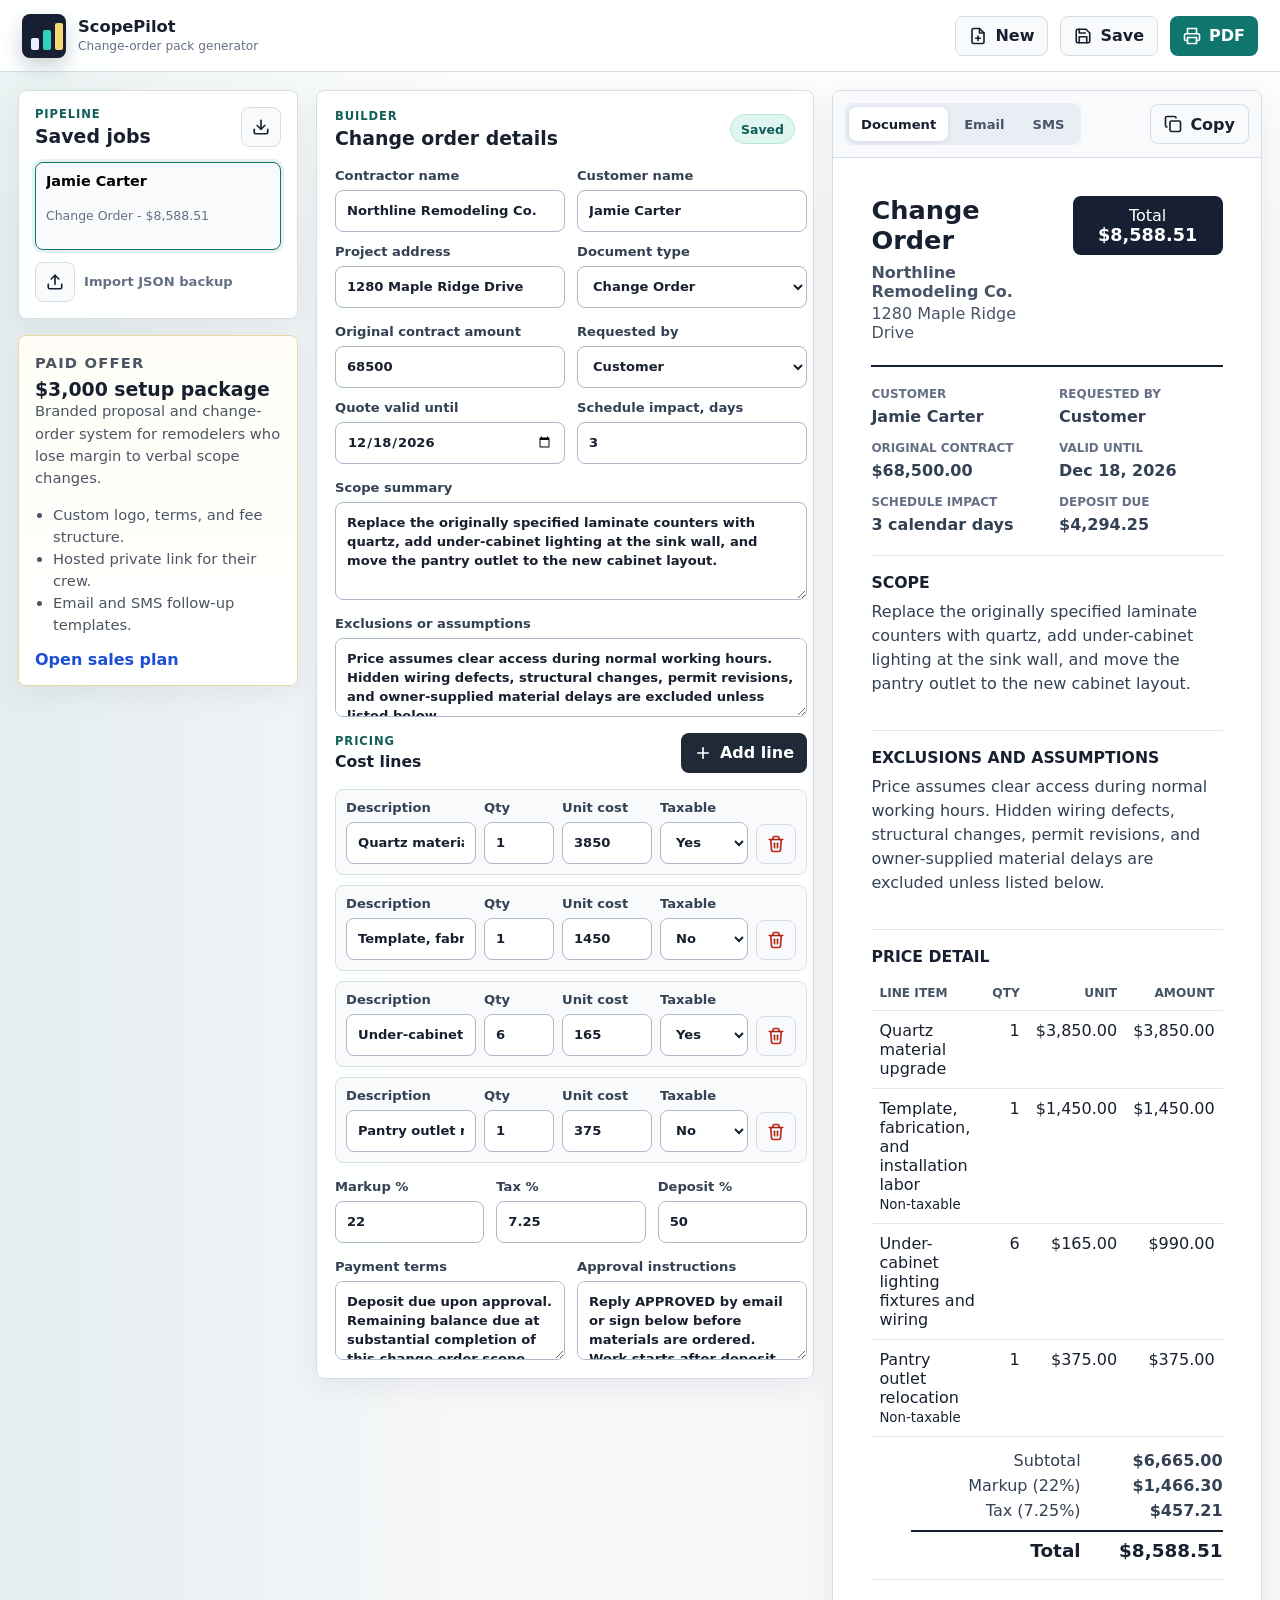
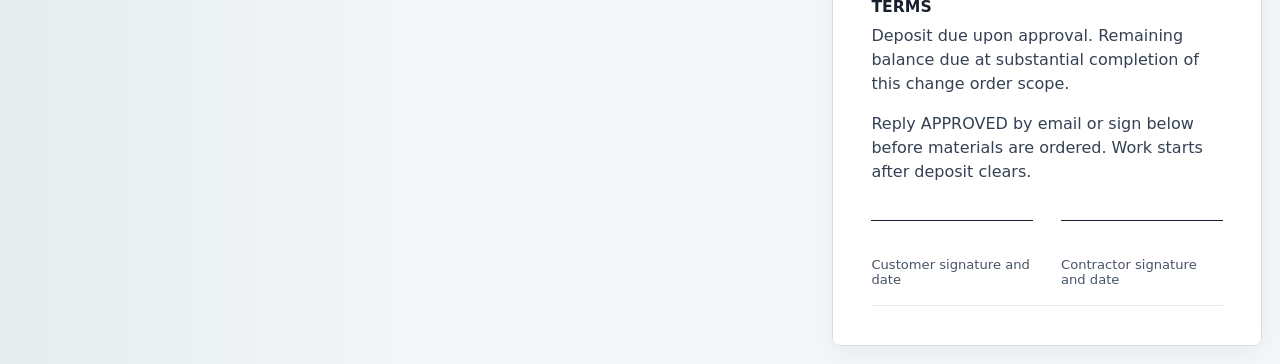
<file: index.html>
<!doctype html>
<html lang="en">
  <head>
    <meta charset="utf-8">
    <meta name="viewport" content="width=device-width, initial-scale=1">
    <meta name="description" content="ScopePilot creates contractor change orders, customer emails, and approval packets in minutes.">
    <title>ScopePilot - Change Order Pack Generator</title>
    <link rel="icon" href="favicon.svg" type="image/svg+xml">
    <link rel="manifest" href="manifest.webmanifest">
    <link rel="stylesheet" href="styles.css">
    <script defer src="config.js"></script>
    <script defer src="icons.js"></script>
    <script defer src="app.js"></script>
  </head>
  <body>
    <div class="app-shell">
      <header class="topbar">
        <a class="brand" href="#workspace" aria-label="ScopePilot home">
          <span class="brand-mark" aria-hidden="true">
            <span></span>
            <span></span>
            <span></span>
          </span>
          <span>
            <strong>ScopePilot</strong>
            <small>Change-order pack generator</small>
          </span>
        </a>
        <nav class="top-actions" aria-label="Primary actions">
          <button class="icon-btn ghost" id="newJobBtn" type="button" title="Start a blank job">
            <i data-lucide="file-plus-2" aria-hidden="true"></i>
            <span>New</span>
          </button>
          <button class="icon-btn ghost" id="saveJobBtn" type="button" title="Save this job in this browser">
            <i data-lucide="save" aria-hidden="true"></i>
            <span>Save</span>
          </button>
          <button class="icon-btn primary" id="printBtn" type="button" title="Print or save as PDF">
            <i data-lucide="printer" aria-hidden="true"></i>
            <span>PDF</span>
          </button>
        </nav>
      </header>

      <main id="workspace" class="workspace">
        <aside class="left-rail" aria-label="Job library and offer">
          <section class="panel library-panel">
            <div class="panel-heading">
              <div>
                <p class="eyebrow">Pipeline</p>
                <h1>Saved jobs</h1>
              </div>
              <button class="square-btn" id="exportBtn" type="button" title="Export saved jobs">
                <i data-lucide="download" aria-hidden="true"></i>
              </button>
            </div>
            <div id="jobList" class="job-list" aria-live="polite"></div>
            <label class="import-control">
              <input id="importInput" type="file" accept="application/json">
              <span class="square-btn" title="Import jobs"><i data-lucide="upload" aria-hidden="true"></i></span>
              <span>Import JSON backup</span>
            </label>
          </section>

          <section class="panel money-panel">
            <p class="eyebrow">Paid offer</p>
            <h2>$3,000 setup package</h2>
            <p>Branded proposal and change-order system for remodelers who lose margin to verbal scope changes.</p>
            <ul>
              <li>Custom logo, terms, and fee structure.</li>
              <li>Hosted private link for their crew.</li>
              <li>Email and SMS follow-up templates.</li>
            </ul>
            <a class="text-link" href="SELL_NOW.md">Open sales plan</a>
          </section>
        </aside>

        <section class="form-panel" aria-label="Job editor">
          <div class="section-title">
            <div>
              <p class="eyebrow">Builder</p>
              <h2>Change order details</h2>
            </div>
            <div class="status-pill" id="saveStatus">Draft</div>
          </div>

          <form id="jobForm" autocomplete="off">
            <div class="grid two">
              <label>
                Contractor name
                <input name="contractorName" required>
              </label>
              <label>
                Customer name
                <input name="customerName" required>
              </label>
              <label>
                Project address
                <input name="projectAddress" required>
              </label>
              <label>
                Document type
                <select name="documentType">
                  <option>Change Order</option>
                  <option>Proposal</option>
                  <option>Allowance Reconciliation</option>
                  <option>Emergency Work Authorization</option>
                </select>
              </label>
            </div>

            <div class="grid two">
              <label>
                Original contract amount
                <input name="contractAmount" type="number" min="0" step="100">
              </label>
              <label>
                Requested by
                <select name="requestedBy">
                  <option>Customer</option>
                  <option>Field condition</option>
                  <option>Inspector</option>
                  <option>Designer</option>
                  <option>Contractor recommendation</option>
                </select>
              </label>
              <label>
                Quote valid until
                <input name="validUntil" type="date">
              </label>
              <label>
                Schedule impact, days
                <input name="scheduleDays" type="number" min="0" step="1">
              </label>
            </div>

            <label>
              Scope summary
              <textarea name="scopeSummary" rows="4"></textarea>
            </label>

            <label>
              Exclusions or assumptions
              <textarea name="exclusions" rows="3"></textarea>
            </label>

            <div class="line-items-head">
              <div>
                <p class="eyebrow">Pricing</p>
                <h3>Cost lines</h3>
              </div>
              <button class="icon-btn secondary" id="addLineBtn" type="button" title="Add line item">
                <i data-lucide="plus" aria-hidden="true"></i>
                <span>Add line</span>
              </button>
            </div>
            <div id="lineItems" class="line-items" aria-label="Cost line items"></div>

            <div class="grid three">
              <label>
                Markup %
                <input name="markupRate" type="number" min="0" max="200" step="1">
              </label>
              <label>
                Tax %
                <input name="taxRate" type="number" min="0" max="30" step="0.01">
              </label>
              <label>
                Deposit %
                <input name="depositRate" type="number" min="0" max="100" step="1">
              </label>
            </div>

            <div class="grid two">
              <label>
                Payment terms
                <textarea name="paymentTerms" rows="3"></textarea>
              </label>
              <label>
                Approval instructions
                <textarea name="approvalInstructions" rows="3"></textarea>
              </label>
            </div>
          </form>
        </section>

        <section class="preview-column" aria-label="Generated pack">
          <div class="preview-toolbar">
            <div class="tabs" role="tablist" aria-label="Generated outputs">
              <button class="tab active" type="button" data-tab="document">Document</button>
              <button class="tab" type="button" data-tab="email">Email</button>
              <button class="tab" type="button" data-tab="sms">SMS</button>
            </div>
            <button class="icon-btn ghost" id="copyBtn" type="button" title="Copy current output">
              <i data-lucide="copy" aria-hidden="true"></i>
              <span>Copy</span>
            </button>
          </div>

          <article class="preview-sheet" id="documentPreview"></article>
          <article class="message-preview hidden" id="emailPreview"></article>
          <article class="message-preview hidden" id="smsPreview"></article>
        </section>
      </main>
    </div>

    <div class="toast" id="toast" role="status" aria-live="polite"></div>
  </body>
</html>
</file>
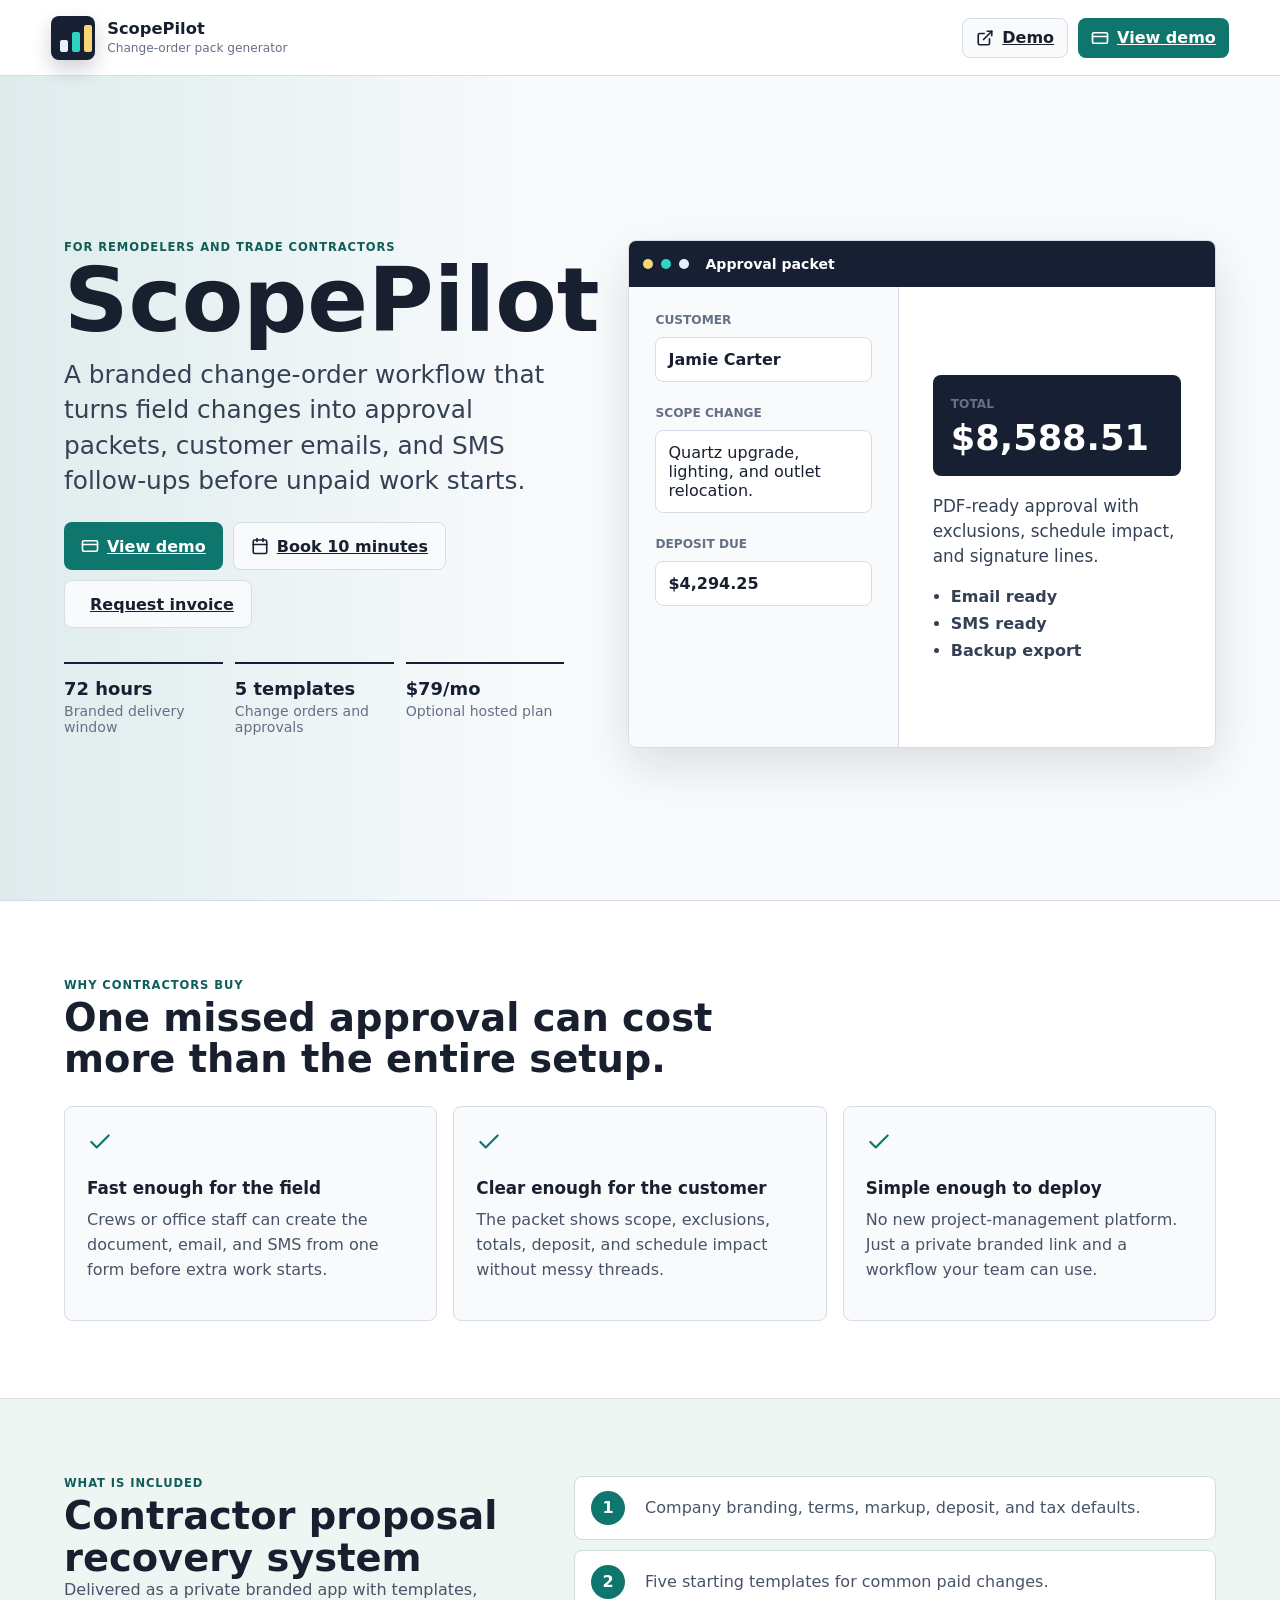
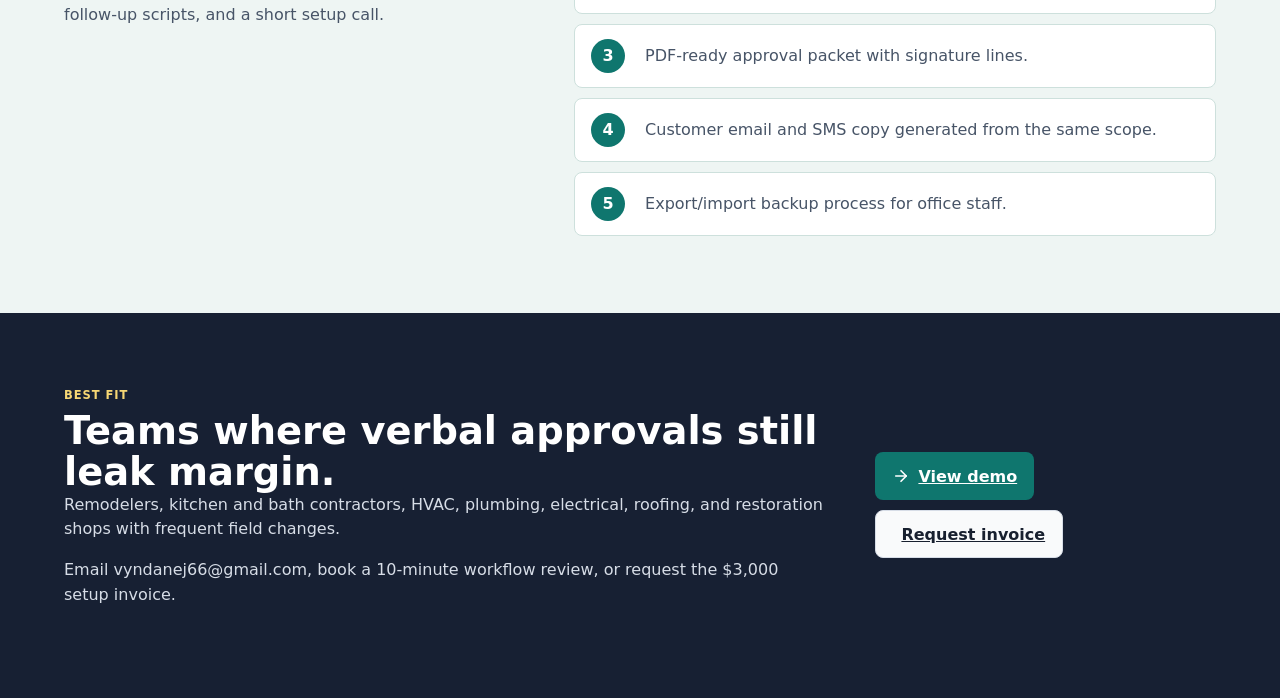
<file: sales.html>
<!doctype html>
<html lang="en">
  <head>
    <meta charset="utf-8">
    <meta name="viewport" content="width=device-width, initial-scale=1">
    <meta name="description" content="ScopePilot gives contractors a branded change-order approval workflow in 72 hours.">
    <title>ScopePilot - Contractor Proposal Recovery System</title>
    <link rel="icon" href="favicon.svg" type="image/svg+xml">
    <link rel="stylesheet" href="styles.css">
    <script defer src="config.js"></script>
    <script defer src="icons.js"></script>
    <script defer src="sales.js"></script>
  </head>
  <body class="sales-body">
    <header class="sales-nav">
      <a class="brand" href="sales.html" aria-label="ScopePilot sales page">
        <span class="brand-mark" aria-hidden="true">
          <span></span>
          <span></span>
          <span></span>
        </span>
        <span>
          <strong data-product-name>ScopePilot</strong>
          <small data-product-subtitle>Change-order pack generator</small>
        </span>
      </a>
      <nav class="sales-nav-actions" aria-label="Sales page actions">
        <a class="icon-btn ghost" data-demo-link href="index.html">
          <i data-lucide="external-link" aria-hidden="true"></i>
          <span>Demo</span>
        </a>
        <a class="icon-btn primary" data-checkout-link href="index.html">
          <i data-lucide="credit-card" aria-hidden="true"></i>
          <span data-checkout-label>View demo</span>
        </a>
      </nav>
    </header>

    <main>
      <section class="sales-hero">
        <div class="sales-hero-copy">
          <p class="eyebrow" data-lead-eyebrow>For remodelers and trade contractors</p>
          <h1 data-product-name>ScopePilot</h1>
          <p class="hero-lede" data-hero-lede>A branded change-order workflow that turns field changes into approval packets, customer emails, and SMS follow-ups before unpaid work starts.</p>
          <div class="sales-cta-row">
            <a class="icon-btn primary large" data-checkout-link href="index.html">
              <i data-lucide="credit-card" aria-hidden="true"></i>
              <span data-checkout-label>View demo</span>
            </a>
            <a class="icon-btn ghost large" data-booking-link href="#next-step">
              <i data-lucide="calendar" aria-hidden="true"></i>
              <span data-booking-label>Reply to sender</span>
            </a>
            <a class="icon-btn ghost large" data-invoice-link href="#next-step">
              <i data-lucide="file-text" aria-hidden="true"></i>
              <span data-invoice-label>Request invoice</span>
            </a>
          </div>
          <dl class="sales-proof">
            <div>
              <dt>72 hours</dt>
              <dd>Branded delivery window</dd>
            </div>
            <div>
              <dt>5 templates</dt>
              <dd>Change orders and approvals</dd>
            </div>
            <div>
              <dt><span data-monthly-price>$79</span>/mo</dt>
              <dd>Optional hosted plan</dd>
            </div>
          </dl>
        </div>

        <div class="product-shot" aria-label="ScopePilot product preview">
          <div class="shot-toolbar">
            <span></span>
            <span></span>
            <span></span>
            <strong>Approval packet</strong>
          </div>
          <div class="shot-grid">
            <div class="shot-form">
              <span>Customer</span>
              <strong>Jamie Carter</strong>
              <span>Scope change</span>
              <p>Quartz upgrade, lighting, and outlet relocation.</p>
              <span>Deposit due</span>
              <strong>$4,294.25</strong>
            </div>
            <div class="shot-doc">
              <div>
                <small>Total</small>
                <strong>$8,588.51</strong>
              </div>
              <p>PDF-ready approval with exclusions, schedule impact, and signature lines.</p>
              <ul>
                <li>Email ready</li>
                <li>SMS ready</li>
                <li>Backup export</li>
              </ul>
            </div>
          </div>
        </div>
      </section>

      <section class="sales-band">
        <div class="sales-section-head">
          <p class="eyebrow">Why contractors buy</p>
          <h2>One missed approval can cost more than the entire setup.</h2>
        </div>
        <div class="sales-cards three-card-grid">
          <article>
            <i data-lucide="check" aria-hidden="true"></i>
            <h3>Fast enough for the field</h3>
            <p>Crews or office staff can create the document, email, and SMS from one form before extra work starts.</p>
          </article>
          <article>
            <i data-lucide="check" aria-hidden="true"></i>
            <h3>Clear enough for the customer</h3>
            <p>The packet shows scope, exclusions, totals, deposit, and schedule impact without messy threads.</p>
          </article>
          <article>
            <i data-lucide="check" aria-hidden="true"></i>
            <h3>Simple enough to deploy</h3>
            <p>No new project-management platform. Just a private branded link and a workflow your team can use.</p>
          </article>
        </div>
      </section>

      <section class="sales-band split-band">
        <div>
          <p class="eyebrow">What is included</p>
          <h2 data-offer-name>Contractor proposal recovery system</h2>
          <p class="section-copy">Delivered as a private branded app with templates, follow-up scripts, and a short setup call.</p>
        </div>
        <ol class="deliverables">
          <li>Company branding, terms, markup, deposit, and tax defaults.</li>
          <li>Five starting templates for common paid changes.</li>
          <li>PDF-ready approval packet with signature lines.</li>
          <li>Customer email and SMS copy generated from the same scope.</li>
          <li>Export/import backup process for office staff.</li>
        </ol>
      </section>

      <section class="sales-close" id="next-step">
        <div>
          <p class="eyebrow">Best fit</p>
          <h2 data-fit-heading>Teams where verbal approvals still leak margin.</h2>
          <p data-fit-copy>Remodelers, kitchen and bath contractors, HVAC, plumbing, electrical, roofing, and restoration shops with frequent field changes.</p>
          <p data-next-step-copy>Reply to the message that sent you this page and ask for the 10-minute workflow review.</p>
        </div>
        <div class="sales-cta-row">
          <a class="icon-btn primary large" data-checkout-link href="index.html">
            <i data-lucide="arrow-right" aria-hidden="true"></i>
            <span data-checkout-label>View demo</span>
          </a>
          <a class="icon-btn ghost large" data-invoice-link href="#next-step">
            <i data-lucide="file-text" aria-hidden="true"></i>
            <span data-invoice-label>Request invoice</span>
          </a>
        </div>
      </section>
    </main>
  </body>
</html>
</file>
<file: styles.css>
:root {
  --bg: #f6f7f9;
  --panel: #ffffff;
  --panel-alt: #eef5f3;
  --ink: #18202f;
  --muted: #667085;
  --line: #d7dde7;
  --line-strong: #aeb8c8;
  --teal: #0f766e;
  --teal-dark: #115e59;
  --blue: #1d4ed8;
  --amber: #b7791f;
  --red: #b42318;
  --shadow: 0 18px 48px rgba(16, 24, 40, 0.12);
  --radius: 8px;
  --font: Inter, ui-sans-serif, system-ui, -apple-system, BlinkMacSystemFont, "Segoe UI", sans-serif;
}

* {
  box-sizing: border-box;
}

body {
  margin: 0;
  min-width: 320px;
  color: var(--ink);
  background:
    linear-gradient(90deg, rgba(15, 118, 110, 0.08), transparent 36%),
    linear-gradient(180deg, #ffffff, var(--bg) 260px);
  font-family: var(--font);
}

button,
input,
select,
textarea {
  font: inherit;
}

button {
  border: 0;
  cursor: pointer;
}

a {
  color: inherit;
}

.app-shell {
  min-height: 100vh;
}

.topbar {
  position: sticky;
  top: 0;
  z-index: 20;
  display: flex;
  align-items: center;
  justify-content: space-between;
  min-height: 72px;
  padding: 12px 22px;
  background: rgba(255, 255, 255, 0.94);
  border-bottom: 1px solid var(--line);
  backdrop-filter: blur(16px);
}

.brand {
  display: inline-flex;
  align-items: center;
  gap: 12px;
  text-decoration: none;
}

.brand strong {
  display: block;
  font-size: 1.02rem;
  line-height: 1.1;
}

.brand small {
  display: block;
  margin-top: 3px;
  color: var(--muted);
  font-size: 0.76rem;
}

.brand-mark {
  display: grid;
  grid-template-columns: repeat(3, 8px);
  align-items: end;
  gap: 4px;
  width: 44px;
  height: 44px;
  padding: 9px;
  background: #172033;
  border-radius: var(--radius);
  box-shadow: 0 9px 20px rgba(15, 23, 42, 0.2);
}

.brand-mark span {
  display: block;
  width: 8px;
  background: #f7d774;
  border-radius: 2px;
}

.brand-mark span:nth-child(1) {
  height: 12px;
  background: #e7eefc;
}

.brand-mark span:nth-child(2) {
  height: 20px;
  background: #2dd4bf;
}

.brand-mark span:nth-child(3) {
  height: 27px;
}

.top-actions,
.preview-toolbar,
.line-items-head,
.section-title,
.panel-heading {
  display: flex;
  align-items: center;
  justify-content: space-between;
  gap: 12px;
}

.top-actions {
  flex-wrap: wrap;
  justify-content: flex-end;
}

.workspace {
  display: grid;
  grid-template-columns: minmax(220px, 280px) minmax(360px, 560px) minmax(430px, 1fr);
  gap: 18px;
  padding: 18px;
  align-items: start;
}

.left-rail,
.form-panel,
.preview-column {
  min-width: 0;
}

.left-rail {
  display: grid;
  gap: 16px;
  position: sticky;
  top: 90px;
}

.panel,
.form-panel,
.preview-column {
  background: rgba(255, 255, 255, 0.96);
  border: 1px solid var(--line);
  border-radius: var(--radius);
  box-shadow: 0 8px 30px rgba(16, 24, 40, 0.06);
}

.panel {
  padding: 16px;
}

.form-panel {
  padding: 18px;
}

.preview-column {
  position: sticky;
  top: 90px;
  overflow: hidden;
}

.eyebrow {
  margin: 0 0 5px;
  color: var(--teal-dark);
  font-size: 0.72rem;
  font-weight: 800;
  letter-spacing: 0.08em;
  text-transform: uppercase;
}

h1,
h2,
h3,
p {
  margin-top: 0;
}

h1,
h2,
h3 {
  margin-bottom: 0;
  line-height: 1.15;
}

h1 {
  font-size: 1.18rem;
}

h2 {
  font-size: 1.18rem;
}

h3 {
  font-size: 0.98rem;
}

.money-panel {
  background: linear-gradient(180deg, #fffdf6, #ffffff);
  border-color: #ead7a8;
}

.money-panel p,
.money-panel li {
  color: #4b5563;
  font-size: 0.92rem;
  line-height: 1.5;
}

.money-panel ul {
  margin: 12px 0 14px;
  padding-left: 18px;
}

.text-link {
  display: inline-flex;
  color: var(--blue);
  font-weight: 800;
  text-decoration: none;
}

.text-link:hover {
  text-decoration: underline;
}

.icon-btn,
.square-btn,
.tab {
  display: inline-flex;
  align-items: center;
  justify-content: center;
  gap: 8px;
  min-height: 40px;
  border-radius: var(--radius);
  font-weight: 800;
  transition: transform 0.15s ease, background 0.15s ease, border-color 0.15s ease;
}

.icon-btn {
  padding: 0 13px;
}

.icon-btn svg,
.square-btn svg {
  width: 18px;
  height: 18px;
  stroke-width: 2.2;
}

.icon-btn:hover,
.square-btn:hover,
.tab:hover {
  transform: translateY(-1px);
}

.primary {
  color: #ffffff;
  background: var(--teal);
}

.primary:hover {
  background: var(--teal-dark);
}

.secondary {
  color: #ffffff;
  background: #1f2937;
}

.ghost,
.tab {
  color: var(--ink);
  background: #f9fafb;
  border: 1px solid var(--line);
}

.square-btn {
  width: 40px;
  padding: 0;
  color: var(--ink);
  background: #f9fafb;
  border: 1px solid var(--line);
}

.status-pill {
  display: inline-flex;
  align-items: center;
  min-height: 30px;
  padding: 0 10px;
  color: var(--teal-dark);
  background: #dff5ef;
  border: 1px solid #b9e6dc;
  border-radius: 999px;
  font-size: 0.78rem;
  font-weight: 800;
}

form {
  display: grid;
  gap: 16px;
  margin-top: 18px;
}

.grid {
  display: grid;
  gap: 12px;
}

.grid.two {
  grid-template-columns: repeat(2, minmax(0, 1fr));
}

.grid.three {
  grid-template-columns: repeat(3, minmax(0, 1fr));
}

label {
  display: grid;
  gap: 7px;
  color: #344054;
  font-size: 0.82rem;
  font-weight: 800;
}

input,
select,
textarea {
  width: 100%;
  color: var(--ink);
  background: #ffffff;
  border: 1px solid var(--line-strong);
  border-radius: var(--radius);
  outline: none;
}

input,
select {
  min-height: 42px;
  padding: 0 11px;
}

textarea {
  resize: vertical;
  min-height: 78px;
  padding: 10px 11px;
  line-height: 1.45;
}

input:focus,
select:focus,
textarea:focus {
  border-color: var(--teal);
  box-shadow: 0 0 0 3px rgba(15, 118, 110, 0.12);
}

.line-items {
  display: grid;
  gap: 10px;
}

.line-item {
  display: grid;
  grid-template-columns: minmax(130px, 2fr) minmax(70px, 0.8fr) minmax(90px, 0.9fr) minmax(88px, 1fr) 40px;
  gap: 8px;
  align-items: end;
  padding: 10px;
  background: #f8fafc;
  border: 1px solid var(--line);
  border-radius: var(--radius);
}

.remove-line {
  color: var(--red);
}

.job-list {
  display: grid;
  gap: 8px;
  min-height: 88px;
  margin-top: 14px;
}

.job-card {
  display: grid;
  gap: 4px;
  width: 100%;
  padding: 10px;
  text-align: left;
  background: #f8fafc;
  border: 1px solid var(--line);
  border-radius: var(--radius);
}

.job-card.active {
  border-color: var(--teal);
  box-shadow: 0 0 0 3px rgba(15, 118, 110, 0.1);
}

.job-card strong {
  overflow: hidden;
  font-size: 0.9rem;
  text-overflow: ellipsis;
  white-space: nowrap;
}

.job-card span {
  color: var(--muted);
  font-size: 0.78rem;
}

.empty-state {
  display: grid;
  place-items: center;
  min-height: 88px;
  padding: 12px;
  color: var(--muted);
  text-align: center;
  background: #f8fafc;
  border: 1px dashed var(--line-strong);
  border-radius: var(--radius);
}

.import-control {
  display: flex;
  align-items: center;
  gap: 9px;
  margin-top: 12px;
  color: var(--muted);
  font-size: 0.82rem;
}

.import-control input {
  position: absolute;
  width: 1px;
  height: 1px;
  opacity: 0;
}

.preview-toolbar {
  padding: 12px;
  background: #f8fafc;
  border-bottom: 1px solid var(--line);
}

.tabs {
  display: inline-flex;
  gap: 4px;
  padding: 4px;
  background: #e9eef5;
  border-radius: var(--radius);
}

.tab {
  min-height: 34px;
  padding: 0 12px;
  color: #475467;
  background: transparent;
  border: 0;
  font-size: 0.82rem;
}

.tab.active {
  color: var(--ink);
  background: #ffffff;
  box-shadow: 0 1px 4px rgba(16, 24, 40, 0.1);
}

.preview-sheet {
  min-height: calc(100vh - 156px);
  margin: 0;
  padding: clamp(22px, 3vw, 42px);
  background: #ffffff;
}

.doc-header {
  display: flex;
  justify-content: space-between;
  gap: 18px;
  padding-bottom: 20px;
  border-bottom: 2px solid #172033;
}

.doc-header h2 {
  margin: 0 0 8px;
  font-size: clamp(1.45rem, 2vw, 2rem);
}

.doc-header p {
  margin: 3px 0;
  color: #475467;
}

.doc-badge {
  align-self: flex-start;
  min-width: 150px;
  padding: 10px 12px;
  color: #ffffff;
  text-align: center;
  background: #172033;
  border-radius: var(--radius);
}

.doc-badge strong {
  display: block;
  font-size: 1.1rem;
}

.doc-section {
  padding: 18px 0;
  border-bottom: 1px solid #e5e7eb;
}

.doc-section h3 {
  margin-bottom: 8px;
  font-size: 0.98rem;
  text-transform: uppercase;
}

.doc-section p,
.doc-section li,
.doc-meta dd,
.doc-meta dt {
  color: #344054;
  line-height: 1.5;
}

.doc-meta {
  display: grid;
  grid-template-columns: repeat(2, minmax(0, 1fr));
  gap: 10px 24px;
  margin: 0;
}

.doc-meta div {
  display: grid;
  gap: 2px;
}

.doc-meta dt {
  color: var(--muted);
  font-size: 0.75rem;
  font-weight: 800;
  text-transform: uppercase;
}

.doc-meta dd {
  margin: 0;
  font-weight: 700;
}

.price-table {
  width: 100%;
  border-collapse: collapse;
  margin-top: 10px;
}

.price-table th,
.price-table td {
  padding: 10px 8px;
  border-bottom: 1px solid #e5e7eb;
  text-align: right;
  vertical-align: top;
}

.price-table th:first-child,
.price-table td:first-child {
  text-align: left;
}

.price-table th {
  color: #475467;
  font-size: 0.76rem;
  text-transform: uppercase;
}

.totals {
  display: grid;
  justify-content: end;
  gap: 6px;
  margin-top: 14px;
}

.total-row {
  display: grid;
  grid-template-columns: 170px 130px;
  gap: 12px;
  color: #344054;
  text-align: right;
}

.total-row.grand {
  margin-top: 4px;
  padding-top: 8px;
  color: var(--ink);
  border-top: 2px solid #172033;
  font-size: 1.15rem;
  font-weight: 900;
}

.signature-grid {
  display: grid;
  grid-template-columns: repeat(2, minmax(0, 1fr));
  gap: 28px;
  margin-top: 36px;
}

.signature-line {
  padding-top: 36px;
  border-top: 1px solid #172033;
  color: #475467;
  font-size: 0.82rem;
}

.message-preview {
  min-height: calc(100vh - 156px);
  padding: 24px;
  white-space: pre-wrap;
  line-height: 1.55;
  background: #ffffff;
}

.hidden {
  display: none;
}

.toast {
  position: fixed;
  right: 18px;
  bottom: 18px;
  z-index: 40;
  max-width: min(360px, calc(100vw - 36px));
  padding: 12px 14px;
  color: #ffffff;
  background: #172033;
  border-radius: var(--radius);
  box-shadow: var(--shadow);
  transform: translateY(18px);
  opacity: 0;
  pointer-events: none;
  transition: opacity 0.2s ease, transform 0.2s ease;
}

.toast.show {
  transform: translateY(0);
  opacity: 1;
}

@media (max-width: 1180px) {
  .workspace {
    grid-template-columns: 250px minmax(360px, 1fr);
  }

  .preview-column {
    grid-column: 1 / -1;
    position: static;
  }

  .left-rail {
    position: static;
  }
}

@media (max-width: 820px) {
  .topbar {
    align-items: flex-start;
    flex-direction: column;
  }

  .top-actions {
    width: 100%;
    justify-content: stretch;
  }

  .top-actions .icon-btn {
    flex: 1;
  }

  .workspace {
    grid-template-columns: 1fr;
    padding: 12px;
  }

  .grid.two,
  .grid.three,
  .doc-meta,
  .signature-grid {
    grid-template-columns: 1fr;
  }

  .line-item {
    grid-template-columns: 1fr 1fr;
  }

  .line-item label:first-child {
    grid-column: 1 / -1;
  }

  .remove-line {
    width: 100%;
  }

  .preview-toolbar,
  .doc-header {
    align-items: stretch;
    flex-direction: column;
  }

  .tabs {
    display: grid;
    grid-template-columns: repeat(3, 1fr);
  }

  .preview-sheet,
  .message-preview {
    min-height: auto;
  }
}

@media print {
  body {
    background: #ffffff;
  }

  .topbar,
  .left-rail,
  .form-panel,
  .preview-toolbar,
  .toast {
    display: none !important;
  }

  .workspace {
    display: block;
    padding: 0;
  }

  .preview-column {
    border: 0;
    box-shadow: none;
  }

  .preview-sheet {
    min-height: auto;
    padding: 0;
  }

  @page {
    margin: 0.55in;
  }
}

.sales-body {
  background: #f8fafc;
}

.sales-nav {
  display: flex;
  align-items: center;
  justify-content: space-between;
  min-height: 76px;
  padding: 14px clamp(18px, 4vw, 54px);
  background: #ffffff;
  border-bottom: 1px solid var(--line);
}

.sales-nav-actions,
.sales-cta-row {
  display: flex;
  align-items: center;
  flex-wrap: wrap;
  gap: 10px;
}

.large {
  min-height: 48px;
  padding: 0 17px;
}

.sales-hero {
  display: grid;
  grid-template-columns: minmax(340px, 0.92fr) minmax(420px, 1.08fr);
  gap: clamp(28px, 5vw, 72px);
  align-items: center;
  min-height: calc(100vh - 76px);
  padding: clamp(34px, 6vw, 86px) clamp(18px, 5vw, 76px) clamp(30px, 5vw, 64px);
  background:
    linear-gradient(90deg, rgba(15, 118, 110, 0.11), transparent 42%),
    #f8fafc;
}

.sales-hero-copy h1 {
  margin: 0 0 16px;
  font-size: clamp(3.1rem, 7vw, 6.8rem);
  line-height: 0.92;
}

.hero-lede {
  max-width: 680px;
  margin-bottom: 24px;
  color: #344054;
  font-size: clamp(1.15rem, 2vw, 1.55rem);
  line-height: 1.42;
}

.sales-proof {
  display: grid;
  grid-template-columns: repeat(3, minmax(0, 1fr));
  gap: 12px;
  max-width: 720px;
  margin: 34px 0 0;
}

.sales-proof div {
  padding: 14px 0;
  border-top: 2px solid #172033;
}

.sales-proof dt {
  color: #172033;
  font-size: 1.12rem;
  font-weight: 900;
}

.sales-proof dd {
  margin: 4px 0 0;
  color: var(--muted);
  font-size: 0.88rem;
}

.product-shot {
  overflow: hidden;
  background: #ffffff;
  border: 1px solid var(--line);
  border-radius: var(--radius);
  box-shadow: var(--shadow);
}

.shot-toolbar {
  display: flex;
  align-items: center;
  gap: 8px;
  min-height: 46px;
  padding: 0 14px;
  background: #172033;
  color: #ffffff;
}

.shot-toolbar span {
  width: 10px;
  height: 10px;
  border-radius: 999px;
  background: #f7d774;
}

.shot-toolbar span:nth-child(2) {
  background: #2dd4bf;
}

.shot-toolbar span:nth-child(3) {
  background: #e7eefc;
}

.shot-toolbar strong {
  margin-left: 8px;
  font-size: 0.88rem;
}

.shot-grid {
  display: grid;
  grid-template-columns: minmax(0, 0.92fr) minmax(0, 1.08fr);
  min-height: 460px;
}

.shot-form {
  display: grid;
  align-content: start;
  gap: 10px;
  padding: 26px;
  background: #f8fafc;
  border-right: 1px solid var(--line);
}

.shot-form span,
.shot-doc small {
  color: var(--muted);
  font-size: 0.76rem;
  font-weight: 900;
  text-transform: uppercase;
}

.shot-form strong,
.shot-form p {
  margin: 0 0 14px;
  padding: 12px;
  background: #ffffff;
  border: 1px solid var(--line);
  border-radius: var(--radius);
}

.shot-doc {
  display: grid;
  align-content: center;
  gap: 18px;
  padding: 34px;
}

.shot-doc div {
  padding: 18px;
  background: #172033;
  border-radius: var(--radius);
  color: #ffffff;
}

.shot-doc div strong {
  display: block;
  margin-top: 5px;
  font-size: 2.2rem;
}

.shot-doc p {
  margin: 0;
  color: #344054;
  font-size: 1.05rem;
  line-height: 1.5;
}

.shot-doc ul {
  display: grid;
  gap: 8px;
  margin: 0;
  padding-left: 18px;
  color: #344054;
  font-weight: 800;
}

.sales-band {
  padding: clamp(42px, 6vw, 82px) clamp(18px, 5vw, 76px);
  background: #ffffff;
  border-top: 1px solid var(--line);
}

.sales-section-head {
  max-width: 760px;
  margin-bottom: 26px;
}

.sales-section-head h2,
.split-band h2,
.sales-close h2 {
  max-width: 820px;
  font-size: clamp(1.85rem, 3vw, 3rem);
  line-height: 1.08;
}

.three-card-grid {
  display: grid;
  grid-template-columns: repeat(3, minmax(0, 1fr));
  gap: 16px;
}

.sales-cards article {
  padding: 22px;
  background: #f8fafc;
  border: 1px solid var(--line);
  border-radius: var(--radius);
}

.sales-cards svg {
  width: 26px;
  height: 26px;
  margin-bottom: 20px;
  color: var(--teal);
}

.sales-cards h3 {
  margin-bottom: 10px;
  font-size: 1.05rem;
}

.sales-cards p,
.section-copy,
.sales-close p,
.deliverables li {
  color: #475467;
  line-height: 1.55;
}

.split-band {
  display: grid;
  grid-template-columns: minmax(260px, 0.82fr) minmax(320px, 1.18fr);
  gap: clamp(22px, 5vw, 70px);
  align-items: start;
  background: #eef5f3;
}

.deliverables {
  display: grid;
  gap: 10px;
  margin: 0;
  padding: 0;
  counter-reset: deliverable;
}

.deliverables li {
  display: grid;
  grid-template-columns: 42px 1fr;
  gap: 12px;
  align-items: center;
  padding: 14px 16px;
  background: #ffffff;
  border: 1px solid #cde0dc;
  border-radius: var(--radius);
  list-style: none;
}

.deliverables li::before {
  counter-increment: deliverable;
  content: counter(deliverable);
  display: grid;
  place-items: center;
  width: 34px;
  height: 34px;
  color: #ffffff;
  background: var(--teal);
  border-radius: 999px;
  font-weight: 900;
}

.sales-close {
  display: flex;
  align-items: center;
  justify-content: space-between;
  gap: 28px;
  padding: clamp(38px, 6vw, 74px) clamp(18px, 5vw, 76px);
  background: #172033;
  color: #ffffff;
}

.sales-close p {
  max-width: 760px;
  color: #d7dde7;
}

.sales-close .eyebrow {
  color: #f7d774;
}

@media (max-width: 920px) {
  .sales-nav,
  .sales-close {
    align-items: stretch;
    flex-direction: column;
  }

  .sales-hero,
  .split-band {
    grid-template-columns: 1fr;
  }

  .sales-hero {
    min-height: auto;
  }

  .product-shot {
    max-width: 720px;
  }

  .three-card-grid,
  .sales-proof {
    grid-template-columns: 1fr;
  }
}

@media (max-width: 640px) {
  .sales-nav-actions,
  .sales-cta-row {
    align-items: stretch;
    flex-direction: column;
  }

  .sales-nav-actions .icon-btn,
  .sales-cta-row .icon-btn,
  .sales-close .icon-btn {
    width: 100%;
  }

  .shot-grid {
    grid-template-columns: 1fr;
  }

  .shot-form {
    border-right: 0;
    border-bottom: 1px solid var(--line);
  }
}
</file>
